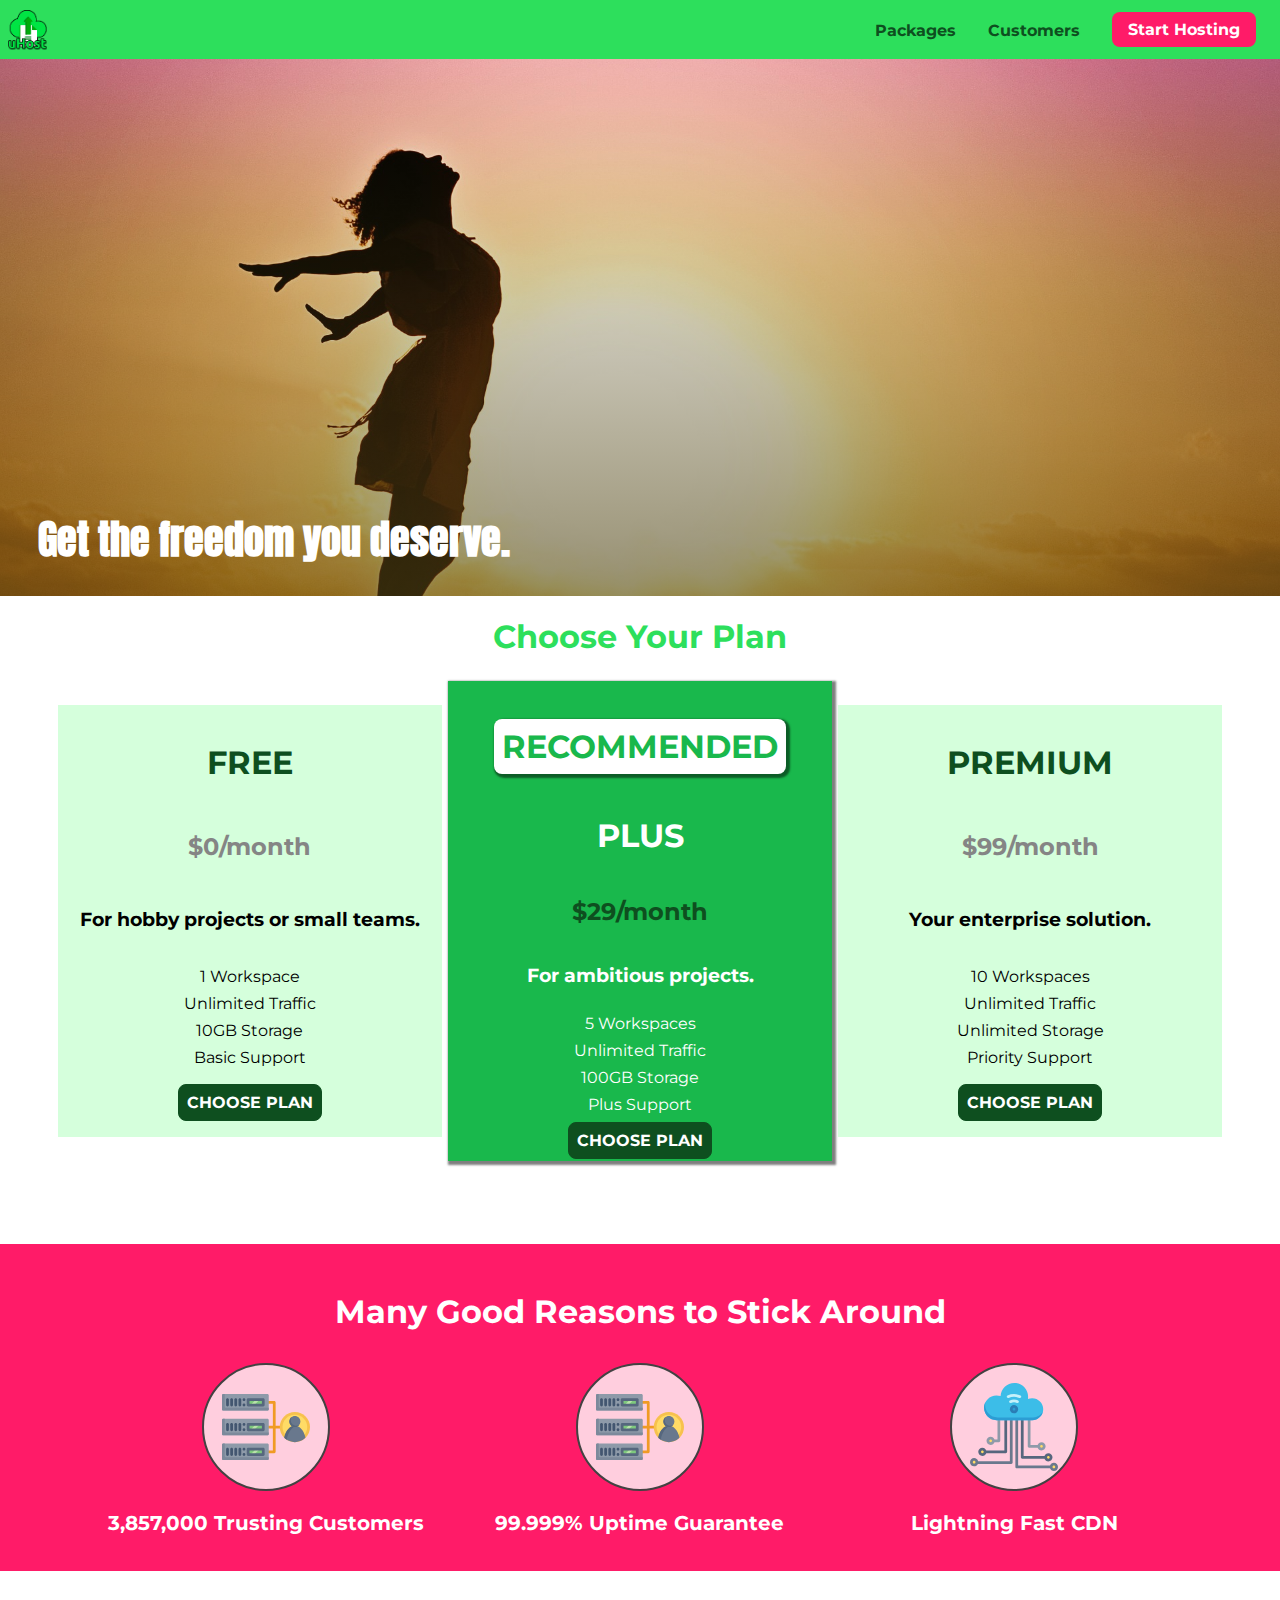
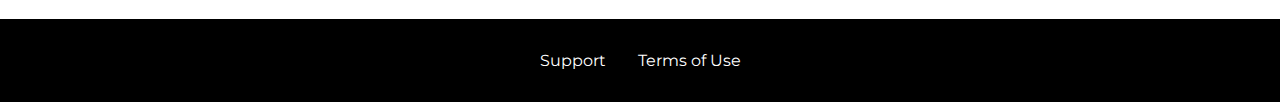
<file: index.html>
<!DOCTYPE html>
<html lang="en">
   <head>
      <meta charset="UTF-8">
      <meta http-equiv="X-UA-Compatible" content="ie=edge">
      <!--with out adding this meta tag we are not able to implement mobile design-->
      <!--we can also use maximum-scale=value and minimum-scale=value to restrict the zoom in and zoom out behavior of our device-->
      <meta name="viewport" content="width=device-width, initial-scale=1.0">
      <title>uHost</title>
      <link rel="shortcut icon" href="images/favicon.png">
      <link rel="stylesheet" href="shared.css">
      <link rel="stylesheet" href="main.css">
   </head>
   <body>
      <div class="backdrop"></div>
      <div class="modal">
         <h1 class="modal__title">Do you want to continue?</h1>
         <div class="modal__actions">
            <a href="start-hosting/index.html" class="modal__action">Yes!</a>
            <button class="modal__action modal__action--negative" type="button">No!</button>
         </div>
      </div> 
      <header class="main-header">
         <div>
            <button class="toggle-button">
               <span class="toggle-button__bar"></span>
               <span class="toggle-button__bar"></span>
               <span class="toggle-button__bar"></span>
            </button>
            <a href="index.html" class="main-header__brand">
                  <img src="images/uhost-icon.png" alt="uHost hosting company logo">
            </a>
         </div>
         <nav class="main-nav">
            <ul class="main-nav__items">
               <li class="main-nav__item">
                  <a href="packages/index.html">Packages</a>
               </li>
               <li class="main-nav__item">
                  <a href="customers/index.html">Customers</a>
               </li>
               <li class="main-nav__item main-nav__item--cta">
                  <a href="start-hosting/index.html">Start Hosting</a>
               </li>
            </ul>
         </nav>
      </header>
      <nav class="mobile-nav">
         <ul class="mobile-nav__items">
            <li class="mobile-nav__item">
               <a href="packages/index.html">Packages</a>
            </li>
            <li class="mobile-nav__item">
               <a href="customers/index.html">Customers</a>
            </li>
            <li class="mobile-nav__item mobile-nav__item--cta">
               <a href="start-hosting/index.html">Start Hosting</a>
            </li>
         </ul>
      </nav>
      <main>
         <section id="product-overview">
            <h1>Get the freedom you deserve.</h1>
         </section>
         <section id="plans">
            <h1 class="section-title">Choose Your Plan</h1>
            <div class="plan__list">
               <article class="plan">
                  <h1 class="plan__title">FREE</h1>
                  <h2 class="plan__price">$0/month</h2>
                  <h3>For hobby projects or small teams.</h3>
                  <ul class="plan__features">
                     <li class="plan__feature">1 Workspace</li>
                     <li class="plan__feature">Unlimited Traffic</li>
                     <li class="plan__feature">10GB Storage</li>
                     <li class="plan__feature">Basic Support</li>
                  </ul>
                  <div>
                     <button class="button">CHOOSE PLAN</button>
                  </div>
               </article>
               <article class="plan plan--highlighted">
                  <h1 class="plan__annotation">RECOMMENDED</h1>
                  <h1 class="plan__title">PLUS</h1>
                  <h2 class="plan__price">$29/month</h2>
                  <h3>For ambitious projects.</h3>
                  <ul class="plan__features">
                     <li class="plan__feature">5 Workspaces</li>
                     <li class="plan__feature">Unlimited Traffic</li>
                     <li class="plan__feature">100GB Storage</li>
                     <li class="plan__feature">Plus Support</li>
                  </ul>
                  <div>
                     <button class="button">CHOOSE PLAN</button>
                  </div>
               </article>
               <article class="plan">
                  <h1 class="plan__title">PREMIUM</h1>
                  <h2 class="plan__price">$99/month</h2>
                  <h3>Your enterprise solution.</h3>
                  <ul class="plan__features">
                     <li class="plan__feature">10 Workspaces</li>
                     <li class="plan__feature">Unlimited Traffic</li>
                     <li class="plan__feature">Unlimited Storage</li>
                     <li class="plan__feature">Priority Support</li>
                  </ul>
                  <div>
                     <button class="button">CHOOSE PLAN</button>
                  </div>
               </article>
            </div>
         </section>
         <section id="key-features">
            <h1 class="section-title">Many Good Reasons to Stick Around</h1>
            <ul class="key-feature__list">
               <li class="key-feature">
                  <div class="key-feature__image">
                     <svg viewBox="0 0 512 512">
                           <path style="fill:#F09B24;" d="M344,248h-32V112c0-4.418-3.582-8-8-8h-40c-4.418,0-8,3.582-8,8s3.582,8,8,8h32v128h-32  c-4.418,0-8,3.582-8,8s3.582,8,8,8h32v128h-32c-4.418,0-8,3.582-8,8s3.582,8,8,8h40c4.418,0,8-3.582,8-8V264h32c4.418,0,8-3.582,8-8  S348.418,248,344,248z"/>
                           <path style="fill:#8E9AA9;" d="M264,64H8c-4.418,0-8,3.582-8,8v80c0,4.418,3.582,8,8,8h256c4.418,0,8-3.582,8-8V72  C272,67.582,268.418,64,264,64z"/>
                           <path style="fill:#7C899B;" d="M24,144c-4.418,0-8-3.582-8-8V64H8c-4.418,0-8,3.582-8,8v80c0,4.418,3.582,8,8,8h256  c4.418,0,8-3.582,8-8v-8H24z"/>
                           <rect x="152" y="96" style="fill:#B8E3A8;" width="88" height="32" />
                           <g>
                              <polygon style="fill:#7EC97D;" points="152,96 152,128 166,128 198,96  " />
                              <polygon style="fill:#7EC97D;" points="220,96 188,128 240,128 240,96  " />
                           </g>
                           <path style="fill:#56677E;" d="M240,136h-88c-4.418,0-8-3.582-8-8V96c0-4.418,3.582-8,8-8h88c4.418,0,8,3.582,8,8v32  C248,132.418,244.418,136,240,136z M160,120h72v-16h-72V120z"/>
                           <g>
                              <path style="fill:#435670;" d="M32,136c-4.418,0-8-3.582-8-8V96c0-4.418,3.582-8,8-8s8,3.582,8,8v32C40,132.418,36.418,136,32,136z"/>
                              <path style="fill:#435670;" d="M56,136c-4.418,0-8-3.582-8-8V96c0-4.418,3.582-8,8-8s8,3.582,8,8v32C64,132.418,60.418,136,56,136z"/>
                              <path style="fill:#435670;" d="M80,136c-4.418,0-8-3.582-8-8V96c0-4.418,3.582-8,8-8s8,3.582,8,8v32C88,132.418,84.418,136,80,136z"/>
                              <path style="fill:#435670;" d="M104,136c-4.418,0-8-3.582-8-8V96c0-4.418,3.582-8,8-8s8,3.582,8,8v32   C112,132.418,108.418,136,104,136z"/>
                              <path style="fill:#435670;" d="M128,105c-4.418,0-8-3.582-8-8v-1c0-4.418,3.582-8,8-8s8,3.582,8,8v1   C136,101.418,132.418,105,128,105z"/>
                              <path style="fill:#435670;" d="M128,136c-4.418,0-8-3.582-8-8v-1c0-4.418,3.582-8,8-8s8,3.582,8,8v1   C136,132.418,132.418,136,128,136z"/>
                           </g>
                           <path style="fill:#8E9AA9;" d="M264,208H8c-4.418,0-8,3.582-8,8v80c0,4.418,3.582,8,8,8h256c4.418,0,8-3.582,8-8v-80  C272,211.582,268.418,208,264,208z"/>
                           <path style="fill:#7C899B;" d="M24,288c-4.418,0-8-3.582-8-8v-72H8c-4.418,0-8,3.582-8,8v80c0,4.418,3.582,8,8,8h256  c4.418,0,8-3.582,8-8v-8H24z"/>
                           <rect x="152" y="240" style="fill:#B8E3A8;" width="88" height="32" />
                           <g>
                              <polygon style="fill:#7EC97D;" points="152,240 152,272 166,272 198,240  " />
                              <polygon style="fill:#7EC97D;" points="220,240 188,272 240,272 240,240  " />
                           </g>
                           <path style="fill:#56677E;" d="M240,280h-88c-4.418,0-8-3.582-8-8v-32c0-4.418,3.582-8,8-8h88c4.418,0,8,3.582,8,8v32  C248,276.418,244.418,280,240,280z M160,264h72v-16h-72V264z"/>
                           <g>
                              <path style="fill:#435670;" d="M32,280c-4.418,0-8-3.582-8-8v-32c0-4.418,3.582-8,8-8s8,3.582,8,8v32C40,276.418,36.418,280,32,280z"/>
                              <path style="fill:#435670;" d="M56,280c-4.418,0-8-3.582-8-8v-32c0-4.418,3.582-8,8-8s8,3.582,8,8v32C64,276.418,60.418,280,56,280z"/>
                              <path style="fill:#435670;" d="M80,280c-4.418,0-8-3.582-8-8v-32c0-4.418,3.582-8,8-8s8,3.582,8,8v32C88,276.418,84.418,280,80,280z"/>
                              <path style="fill:#435670;" d="M104,280c-4.418,0-8-3.582-8-8v-32c0-4.418,3.582-8,8-8s8,3.582,8,8v32   C112,276.418,108.418,280,104,280z"/>
                              <path style="fill:#435670;" d="M128,249c-4.418,0-8-3.582-8-8v-1c0-4.418,3.582-8,8-8s8,3.582,8,8v1   C136,245.418,132.418,249,128,249z"/>
                              <path style="fill:#435670;" d="M128,280c-4.418,0-8-3.582-8-8v-1c0-4.418,3.582-8,8-8s8,3.582,8,8v1   C136,276.418,132.418,280,128,280z"/>
                           </g>
                           <path style="fill:#8E9AA9;" d="M264,352H8c-4.418,0-8,3.582-8,8v80c0,4.418,3.582,8,8,8h256c4.418,0,8-3.582,8-8v-80  C272,355.582,268.418,352,264,352z"/>
                           <path style="fill:#7C899B;" d="M24,432c-4.418,0-8-3.582-8-8v-72H8c-4.418,0-8,3.582-8,8v80c0,4.418,3.582,8,8,8h256  c4.418,0,8-3.582,8-8v-8H24z"/>
                           <rect x="152" y="384" style="fill:#B8E3A8;" width="88" height="32" />
                           <g>
                              <polygon style="fill:#7EC97D;" points="152,384 152,416 166,416 198,384  " />
                              <polygon style="fill:#7EC97D;" points="220,384 188,416 240,416 240,384  " />
                           </g>
                           <path style="fill:#56677E;" d="M240,424h-88c-4.418,0-8-3.582-8-8v-32c0-4.418,3.582-8,8-8h88c4.418,0,8,3.582,8,8v32  C248,420.418,244.418,424,240,424z M160,408h72v-16h-72V408z"/>
                           <g>
                              <path style="fill:#435670;" d="M32,424c-4.418,0-8-3.582-8-8v-32c0-4.418,3.582-8,8-8s8,3.582,8,8v32C40,420.418,36.418,424,32,424z"/>
                              <path style="fill:#435670;" d="M56,424c-4.418,0-8-3.582-8-8v-32c0-4.418,3.582-8,8-8s8,3.582,8,8v32C64,420.418,60.418,424,56,424z"/>
                              <path style="fill:#435670;" d="M80,424c-4.418,0-8-3.582-8-8v-32c0-4.418,3.582-8,8-8s8,3.582,8,8v32C88,420.418,84.418,424,80,424z"/>
                              <path style="fill:#435670;" d="M104,424c-4.418,0-8-3.582-8-8v-32c0-4.418,3.582-8,8-8s8,3.582,8,8v32   C112,420.418,108.418,424,104,424z"/>
                              <path style="fill:#435670;" d="M128,393c-4.418,0-8-3.582-8-8v-1c0-4.418,3.582-8,8-8s8,3.582,8,8v1   C136,389.418,132.418,393,128,393z"/>
                              <path style="fill:#435670;" d="M128,424c-4.418,0-8-3.582-8-8v-1c0-4.418,3.582-8,8-8s8,3.582,8,8v1   C136,420.418,132.418,424,128,424z"/>
                           </g>
                           <path style="fill:#F7C14D;" d="M424,168c-48.523,0-88,39.477-88,88s39.477,88,88,88s88-39.477,88-88S472.523,168,424,168z"/>
                           <path style="fill:#FFDB66;" d="M424,184c-39.701,0-72,32.299-72,72s32.299,72,72,72s72-32.299,72-72S463.701,184,424,184z"/>
                           <path style="fill:#69788D;" d="M484.893,314.16C476.393,274.588,451.922,248,424,248s-52.393,26.588-60.893,66.16  c-0.605,2.82,0.354,5.749,2.511,7.664C381.731,336.124,402.465,344,424,344s42.269-7.876,58.381-22.176  C484.539,319.909,485.498,316.98,484.893,314.16z"/>
                           <path style="fill:#56677E;" d="M434.053,249.171C430.768,248.403,427.411,248,424,248c-27.922,0-52.393,26.588-60.893,66.16  c-0.605,2.82,0.354,5.749,2.511,7.664c3.383,3.002,6.979,5.703,10.734,8.125C384.904,286.243,407.373,255.378,434.053,249.171z"/>
                           <path style="fill:#69788D;" d="M424,192c-17.645,0-32,14.355-32,32s14.355,32,32,32s32-14.355,32-32S441.645,192,424,192z"/>
                           <path style="fill:#56677E;" d="M432,248c-17.645,0-32-14.355-32-32c0-6.783,2.128-13.076,5.742-18.258  C397.444,203.53,392,213.138,392,224c0,17.645,14.355,32,32,32c10.862,0,20.471-5.444,26.258-13.742  C445.076,245.872,438.783,248,432,248z"/>
                     </svg>
                  </div>
                  <p class="key-feature__description">3,857,000 Trusting Customers</p>
               </li>
               <li class="key-feature">
                  <div class="key-feature__image">
                     <svg viewBox="0 0 512 512">
                           <path style="fill:#F09B24;" d="M344,248h-32V112c0-4.418-3.582-8-8-8h-40c-4.418,0-8,3.582-8,8s3.582,8,8,8h32v128h-32  c-4.418,0-8,3.582-8,8s3.582,8,8,8h32v128h-32c-4.418,0-8,3.582-8,8s3.582,8,8,8h40c4.418,0,8-3.582,8-8V264h32c4.418,0,8-3.582,8-8  S348.418,248,344,248z"/>
                           <path style="fill:#8E9AA9;" d="M264,64H8c-4.418,0-8,3.582-8,8v80c0,4.418,3.582,8,8,8h256c4.418,0,8-3.582,8-8V72  C272,67.582,268.418,64,264,64z"/>
                           <path style="fill:#7C899B;" d="M24,144c-4.418,0-8-3.582-8-8V64H8c-4.418,0-8,3.582-8,8v80c0,4.418,3.582,8,8,8h256  c4.418,0,8-3.582,8-8v-8H24z"/>
                           <rect x="152" y="96" style="fill:#B8E3A8;" width="88" height="32"/>
                           <g>
                           <polygon style="fill:#7EC97D;" points="152,96 152,128 166,128 198,96"/>
                           <polygon style="fill:#7EC97D;" points="220,96 188,128 240,128 240,96"/>
                           </g>
                           <path style="fill:#56677E;" d="M240,136h-88c-4.418,0-8-3.582-8-8V96c0-4.418,3.582-8,8-8h88c4.418,0,8,3.582,8,8v32  C248,132.418,244.418,136,240,136z M160,120h72v-16h-72V120z"/>
                           <g>
                              <path style="fill:#435670;" d="M32,136c-4.418,0-8-3.582-8-8V96c0-4.418,3.582-8,8-8s8,3.582,8,8v32C40,132.418,36.418,136,32,136z"/>
                              <path style="fill:#435670;" d="M56,136c-4.418,0-8-3.582-8-8V96c0-4.418,3.582-8,8-8s8,3.582,8,8v32C64,132.418,60.418,136,56,136z"/>
                              <path style="fill:#435670;" d="M80,136c-4.418,0-8-3.582-8-8V96c0-4.418,3.582-8,8-8s8,3.582,8,8v32C88,132.418,84.418,136,80,136z"/>
                              <path style="fill:#435670;" d="M104,136c-4.418,0-8-3.582-8-8V96c0-4.418,3.582-8,8-8s8,3.582,8,8v32   C112,132.418,108.418,136,104,136z"/>
                              <path style="fill:#435670;" d="M128,105c-4.418,0-8-3.582-8-8v-1c0-4.418,3.582-8,8-8s8,3.582,8,8v1   C136,101.418,132.418,105,128,105z"/>
                              <path style="fill:#435670;" d="M128,136c-4.418,0-8-3.582-8-8v-1c0-4.418,3.582-8,8-8s8,3.582,8,8v1   C136,132.418,132.418,136,128,136z"/>
                           </g>
                           <path style="fill:#8E9AA9;" d="M264,208H8c-4.418,0-8,3.582-8,8v80c0,4.418,3.582,8,8,8h256c4.418,0,8-3.582,8-8v-80  C272,211.582,268.418,208,264,208z"/>
                           <path style="fill:#7C899B;" d="M24,288c-4.418,0-8-3.582-8-8v-72H8c-4.418,0-8,3.582-8,8v80c0,4.418,3.582,8,8,8h256  c4.418,0,8-3.582,8-8v-8H24z"/>
                           <rect x="152" y="240" style="fill:#B8E3A8;" width="88" height="32" />
                           <g>
                           <polygon style="fill:#7EC97D;" points="152,240 152,272 166,272 198,240"/>
                           <polygon style="fill:#7EC97D;" points="220,240 188,272 240,272 240,240"/>
                           </g>
                           <path style="fill:#56677E;" d="M240,280h-88c-4.418,0-8-3.582-8-8v-32c0-4.418,3.582-8,8-8h88c4.418,0,8,3.582,8,8v32  C248,276.418,244.418,280,240,280z M160,264h72v-16h-72V264z"/>
                           <g>
                              <path style="fill:#435670;" d="M32,280c-4.418,0-8-3.582-8-8v-32c0-4.418,3.582-8,8-8s8,3.582,8,8v32C40,276.418,36.418,280,32,280z"/>
                              <path style="fill:#435670;" d="M56,280c-4.418,0-8-3.582-8-8v-32c0-4.418,3.582-8,8-8s8,3.582,8,8v32C64,276.418,60.418,280,56,280z"/>
                              <path style="fill:#435670;" d="M80,280c-4.418,0-8-3.582-8-8v-32c0-4.418,3.582-8,8-8s8,3.582,8,8v32C88,276.418,84.418,280,80,280z"/>
                              <path style="fill:#435670;" d="M104,280c-4.418,0-8-3.582-8-8v-32c0-4.418,3.582-8,8-8s8,3.582,8,8v32   C112,276.418,108.418,280,104,280z"/>
                              <path style="fill:#435670;" d="M128,249c-4.418,0-8-3.582-8-8v-1c0-4.418,3.582-8,8-8s8,3.582,8,8v1   C136,245.418,132.418,249,128,249z"/>
                              <path style="fill:#435670;" d="M128,280c-4.418,0-8-3.582-8-8v-1c0-4.418,3.582-8,8-8s8,3.582,8,8v1   C136,276.418,132.418,280,128,280z"/>
                           </g>
                              <path style="fill:#8E9AA9;" d="M264,352H8c-4.418,0-8,3.582-8,8v80c0,4.418,3.582,8,8,8h256c4.418,0,8-3.582,8-8v-80  C272,355.582,268.418,352,264,352z"/>
                              <path style="fill:#7C899B;" d="M24,432c-4.418,0-8-3.582-8-8v-72H8c-4.418,0-8,3.582-8,8v80c0,4.418,3.582,8,8,8h256  c4.418,0,8-3.582,8-8v-8H24z"/>
                              <rect x="152" y="384" style="fill:#B8E3A8;" width="88" height="32"/>
                           <g>
                              <polygon style="fill:#7EC97D;" points="152,384 152,416 166,416 198,384  " />
                              <polygon style="fill:#7EC97D;" points="220,384 188,416 240,416 240,384  " />
                           </g>
                           <path style="fill:#56677E;" d="M240,424h-88c-4.418,0-8-3.582-8-8v-32c0-4.418,3.582-8,8-8h88c4.418,0,8,3.582,8,8v32  C248,420.418,244.418,424,240,424z M160,408h72v-16h-72V408z"/>
                           <g>
                              <path style="fill:#435670;" d="M32,424c-4.418,0-8-3.582-8-8v-32c0-4.418,3.582-8,8-8s8,3.582,8,8v32C40,420.418,36.418,424,32,424z"/>
                              <path style="fill:#435670;" d="M56,424c-4.418,0-8-3.582-8-8v-32c0-4.418,3.582-8,8-8s8,3.582,8,8v32C64,420.418,60.418,424,56,424z"/>
                              <path style="fill:#435670;" d="M80,424c-4.418,0-8-3.582-8-8v-32c0-4.418,3.582-8,8-8s8,3.582,8,8v32C88,420.418,84.418,424,80,424z"/>
                              <path style="fill:#435670;" d="M104,424c-4.418,0-8-3.582-8-8v-32c0-4.418,3.582-8,8-8s8,3.582,8,8v32   C112,420.418,108.418,424,104,424z"/>
                              <path style="fill:#435670;" d="M128,393c-4.418,0-8-3.582-8-8v-1c0-4.418,3.582-8,8-8s8,3.582,8,8v1   C136,389.418,132.418,393,128,393z"/>
                              <path style="fill:#435670;" d="M128,424c-4.418,0-8-3.582-8-8v-1c0-4.418,3.582-8,8-8s8,3.582,8,8v1   C136,420.418,132.418,424,128,424z"/>
                           </g>
                              <path style="fill:#F7C14D;" d="M424,168c-48.523,0-88,39.477-88,88s39.477,88,88,88s88-39.477,88-88S472.523,168,424,168z" />
                              <path style="fill:#FFDB66;" d="M424,184c-39.701,0-72,32.299-72,72s32.299,72,72,72s72-32.299,72-72S463.701,184,424,184z" />
                              <path style="fill:#69788D;" d="M484.893,314.16C476.393,274.588,451.922,248,424,248s-52.393,26.588-60.893,66.16  c-0.605,2.82,0.354,5.749,2.511,7.664C381.731,336.124,402.465,344,424,344s42.269-7.876,58.381-22.176  C484.539,319.909,485.498,316.98,484.893,314.16z"/>
                              <path style="fill:#56677E;" d="M434.053,249.171C430.768,248.403,427.411,248,424,248c-27.922,0-52.393,26.588-60.893,66.16  c-0.605,2.82,0.354,5.749,2.511,7.664c3.383,3.002,6.979,5.703,10.734,8.125C384.904,286.243,407.373,255.378,434.053,249.171z"/>
                              <path style="fill:#69788D;" d="M424,192c-17.645,0-32,14.355-32,32s14.355,32,32,32s32-14.355,32-32S441.645,192,424,192z" />
                              <path style="fill:#56677E;" d="M432,248c-17.645,0-32-14.355-32-32c0-6.783,2.128-13.076,5.742-18.258  C397.444,203.53,392,213.138,392,224c0,17.645,14.355,32,32,32c10.862,0,20.471-5.444,26.258-13.742  C445.076,245.872,438.783,248,432,248z"/>
                     </svg> 
                  </div>
                  <p class="key-feature__description">99.999% Uptime Guarantee</p>
               </li>
               <li class="key-feature">
                  <div class="key-feature__image">
                     <svg viewBox="0 0 512 512">
                           <path style="fill:#8E9AA9;" d="M168,200c-4.418,0-8,3.582-8,8v120h-17.376c-3.302-9.311-12.194-16-22.624-16  c-13.234,0-24,10.767-24,24s10.766,24,24,24c10.429,0,19.321-6.689,22.624-16H168c4.418,0,8-3.582,8-8V208  C176,203.582,172.418,200,168,200z"/>
                           <path style="fill:#FFDB66;" d="M120,328c-4.411,0-8,3.589-8,8s3.589,8,8,8s8-3.589,8-8S124.411,328,120,328z" />
                           <path style="fill:#56677E;" d="M208,200c-4.418,0-8,3.582-8,8v184H94.624C91.322,382.689,82.43,376,72,376  c-13.234,0-24,10.767-24,24s10.766,24,24,24c10.429,0,19.321-6.689,22.624-16H208c4.418,0,8-3.582,8-8V208  C216,203.582,212.418,200,208,200z"/>
                           <path style="fill:#FFDB66;" d="M72,392c-4.411,0-8,3.589-8,8s3.589,8,8,8s8-3.589,8-8S76.411,392,72,392z" />
                           <path style="fill:#69788D;" d="M240,208c-4.418,0-8,3.582-8,8v239H47.24c-2.671-10.34-12.078-18-23.24-18c-13.234,0-24,10.767-24,24  s10.766,24,24,24c9.666,0,18.009-5.747,21.809-14H240c4.418,0,8-3.582,8-8V216C248,211.582,244.418,208,240,208z"/>
                           <path style="fill:#FFDB66;" d="M24,453c-4.411,0-8,3.589-8,8s3.589,8,8,8s8-3.589,8-8S28.411,453,24,453z" />
                           <path style="fill:#69788D;" d="M488,464c-10.429,0-19.321,6.689-22.624,16H280V208c0-4.418-3.582-8-8-8s-8,3.582-8,8v280  c0,4.418,3.582,8,8,8h193.376c3.302,9.311,12.194,16,22.624,16c13.234,0,24-10.767,24-24S501.234,464,488,464z"/>
                           <path style="fill:#FFDB66;" d="M488,480c-4.411,0-8,3.589-8,8s3.589,8,8,8s8-3.589,8-8S492.411,480,488,480z" />
                           <path style="fill:#56677E;" d="M456,408c-10.429,0-19.321,6.689-22.624,16H312V208c0-4.418-3.582-8-8-8s-8,3.582-8,8v224  c0,4.418,3.582,8,8,8h129.376c3.302,9.311,12.194,16,22.624,16c13.234,0,24-10.767,24-24S469.234,408,456,408z"/>
                           <path style="fill:#FFDB66;" d="M456,424c-4.411,0-8,3.589-8,8s3.589,8,8,8s8-3.589,8-8S460.411,424,456,424z" />
                           <path style="fill:#8E9AA9;" d="M416,344c-10.429,0-19.321,6.689-22.624,16H352V208c0-4.418-3.582-8-8-8s-8,3.582-8,8v160  c0,4.418,3.582,8,8,8h49.376c3.302,9.311,12.194,16,22.624,16c13.234,0,24-10.767,24-24S429.234,344,416,344z"/>
                           <path style="fill:#FFDB66;" d="M416,360c-4.411,0-8,3.589-8,8s3.589,8,8,8s8-3.589,8-8S420.411,360,416,360z" />
                           <path style="fill:#3CBDE8;" d="M362,88c-8.741,0-17.231,1.751-25.06,5.085C337.646,88.797,338,84.43,338,80  c0-44.112-35.888-80-80-80c-42.823,0-77.895,33.816-79.909,76.149C170.393,73.415,162.244,72,154,72c-39.701,0-72,32.299-72,72  s32.299,72,72,72h208c35.29,0,64-28.71,64-64S397.29,88,362,88z"/>
                           <path style="fill:#2C9DD4;" d="M368,200H160c-39.701,0-72-32.299-72-72c0-5.863,0.721-11.559,2.05-17.019  C84.918,120.88,82,132.102,82,144c0,39.701,32.299,72,72,72h208c30.389,0,55.88-21.296,62.379-49.743  C413.565,186.327,392.352,200,368,200z"/>
                           <path style="fill:#2A7DB5;" d="M256,128c-13.234,0-24,10.767-24,24s10.766,24,24,24c13.233,0,24-10.767,24-24S269.233,128,256,128z"/>
                           <path style="fill:#2C9DD4;" d="M256,144c-4.411,0-8,3.589-8,8s3.589,8,8,8c4.411,0,8-3.589,8-8S260.411,144,256,144z" />
                           <g>
                           <path style="fill:#C5F1FA;" d="M221.755,87.695c-2.994,0-5.864-1.688-7.233-4.572c-1.894-3.991-0.194-8.763,3.798-10.657   C230.157,66.849,242.834,64,256,64c13.166,0,25.844,2.849,37.68,8.466c3.992,1.895,5.692,6.666,3.798,10.657   s-6.666,5.692-10.657,3.798C277.144,82.328,266.774,80,256,80c-10.774,0-21.144,2.328-30.821,6.921   C224.072,87.446,222.904,87.695,221.755,87.695z"/>
                           <path style="fill:#C5F1FA;" d="M276.545,116.618c-1.148,0-2.316-0.249-3.424-0.774C267.745,113.293,261.985,112,256,112   c-5.985,0-11.745,1.293-17.121,3.844c-3.991,1.895-8.763,0.192-10.657-3.798c-1.894-3.992-0.193-8.764,3.798-10.657   C239.557,97.813,247.625,96,256,96c8.376,0,16.444,1.813,23.98,5.389c3.991,1.894,5.692,6.665,3.798,10.657   C282.41,114.93,279.539,116.618,276.545,116.618z"/>
                           </g>
                     </svg>
                  </div>
                  <p class="key-feature__description">Lightning Fast CDN</p>
               </li>
            </ul>
         </section>
      </main>
      <footer class="main-footer">
         <nav>
            <ul class="main-footer__links">
               <li class="main-footer__link">
                  <a href="#">Support</a>
               </li>
               <li class="main-footer__link">
                  <a href="#">Terms of Use</a>
               </li>
            </ul>
         </nav>
      </footer>
      <script src="shared.js"></script>
   </body>
</html>
</file>
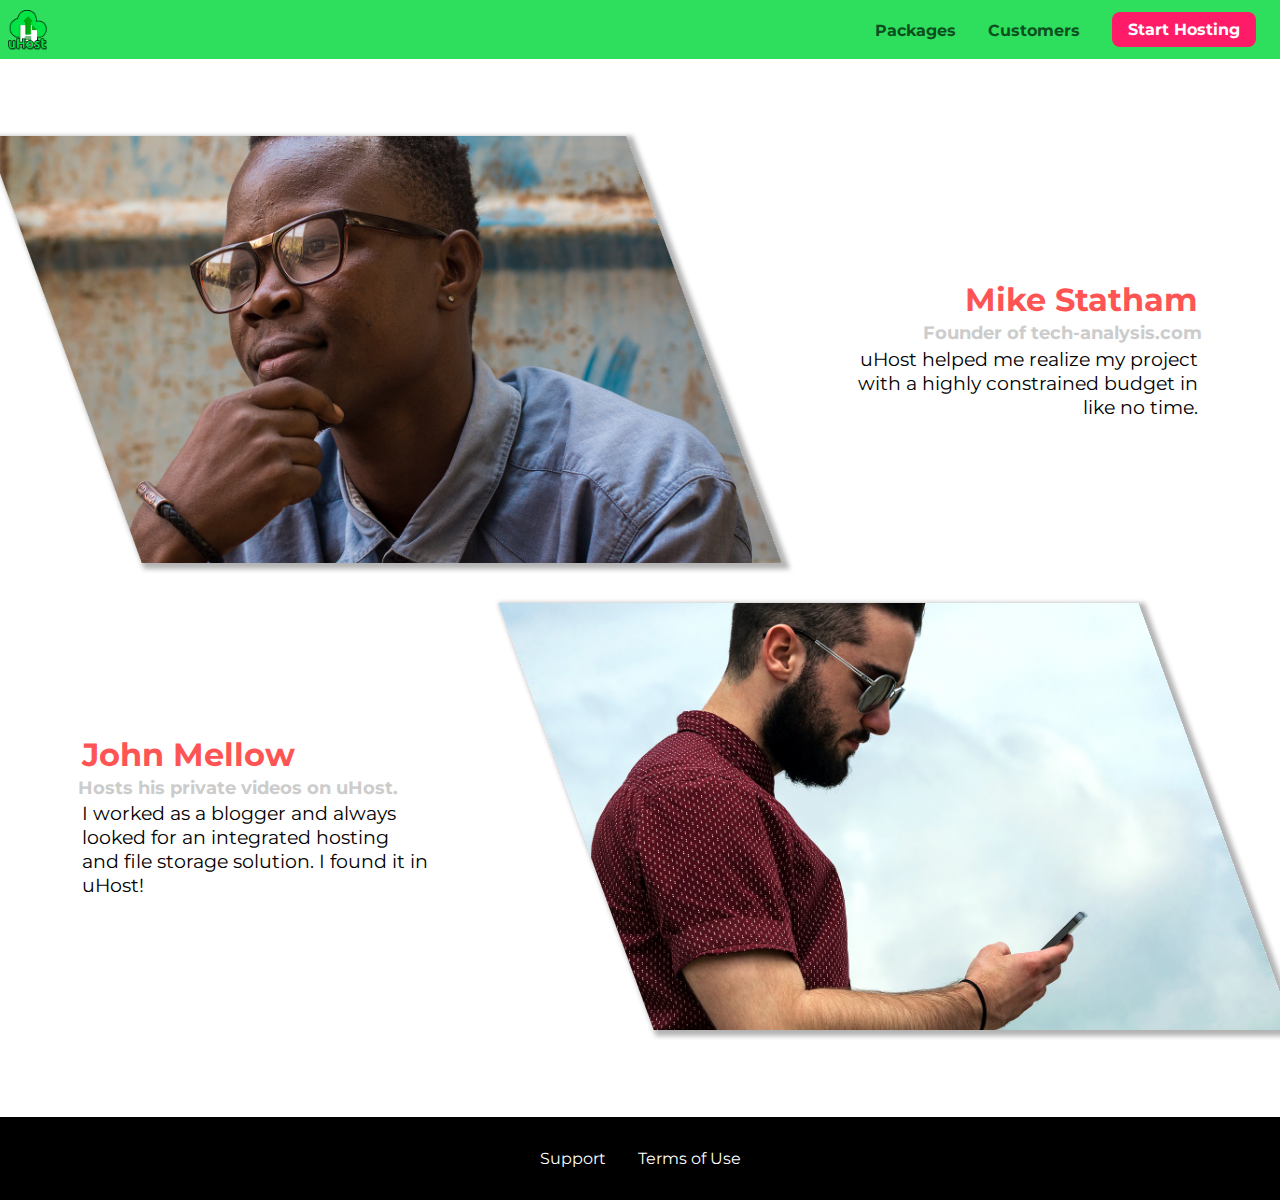
<file: customers/index.html>
<!DOCTYPE html>
<html lang="en">
   <head>
      <meta charset="UTF-8">
      <meta name="viewport" content="width=device-width, initial-scale=1.0">
      <meta http-equiv="X-UA-Compatible" content="ie=edge">
      <title>uHost</title>
      <link rel="shortcut icon" href="../images/favicon.png">
      <link rel="stylesheet" href="../shared.css">
      <link rel="stylesheet" href="customers.css">
   </head>
   <body>
      <div class="backdrop"></div> 
      <header class="main-header">
         <div>
            <button class="toggle-button">
               <span class="toggle-button__bar"></span>
               <span class="toggle-button__bar"></span>
               <span class="toggle-button__bar"></span>
            </button>
            <a href="../index.html" class="main-header__brand">
               <img src="../images/uhost-icon.png" alt="uHost - Your favorite hosting company">
            </a>
         </div>
         <nav class="main-nav">
            <ul class="main-nav__items">
               <li class="main-nav__item">
                  <a href="../packages/index.html">Packages</a>
               </li>
               <li class="main-nav__item">
                  <a href="index.html">Customers</a>
               </li>
               <li class="main-nav__item main-nav__item--cta">
                  <a href="../start-hosting/index.html">Start Hosting</a>
               </li>
            </ul>
         </nav>
      </header>
      <nav class="mobile-nav">
         <ul class="mobile-nav__items">
            <li class="mobile-nav__item">
               <a href="../packages/index.html">Packages</a>
            </li>
            <li class="mobile-nav__item">
               <a href="index.html">Customers</a>
            </li>
            <li class="mobile-nav__item mobile-nav__item--cta">
               <a href="../start-hosting/index.html">Start Hosting</a>
            </li>
         </ul>
      </nav>
      <main>
         <div>
            <div class="testimonial" id="customer-1">
               <div class="testimonial__image-container">
                  <img src="../images/customer-1.jpg" alt="Mike Statham - Customer" class="testimonial__image">
               </div>
               <div class="testimonial__info">
                  <h1 class="testimonial__name">Mike Statham</h1>
                  <h2 class="testimonial__subtitle">Founder of
                     <a href="tech-analysis.com">tech-analysis.com</a>
                  </h2>
                  <p class="testimonial__text">uHost helped me realize my project with a highly constrained budget in like no time.</p>
               </div>
            </div>
            <div class="testimonial" id="customer-2">
               <div class="testimonial__info">
                  <h1 class="testimonial__name">John Mellow</h1>
                  <h2 class="testimonial__subtitle">Hosts his private videos on uHost.</h2>
                  <p class="testimonial__text">I worked as a blogger and always looked for an integrated hosting and file storage solution. I found
                     it in uHost!
                  </p>
               </div>
               <div class="testimonial__image-container">
                  <img src="../images/customer-2.jpg" alt="John Mellow - Customer" class="testimonial__image">
               </div>
            </div>
         </div>
      </main>
      <footer class="main-footer">
         <nav>
            <ul class="main-footer__links">
               <li class="main-footer__link">
                  <a href="#">Support</a>
               </li>
               <li class="main-footer__link">
                  <a href="#">Terms of Use</a>
               </li>
            </ul>
         </nav>
      </footer>
      <script src="../shared.js"></script>
   </body>
</html>
</file>
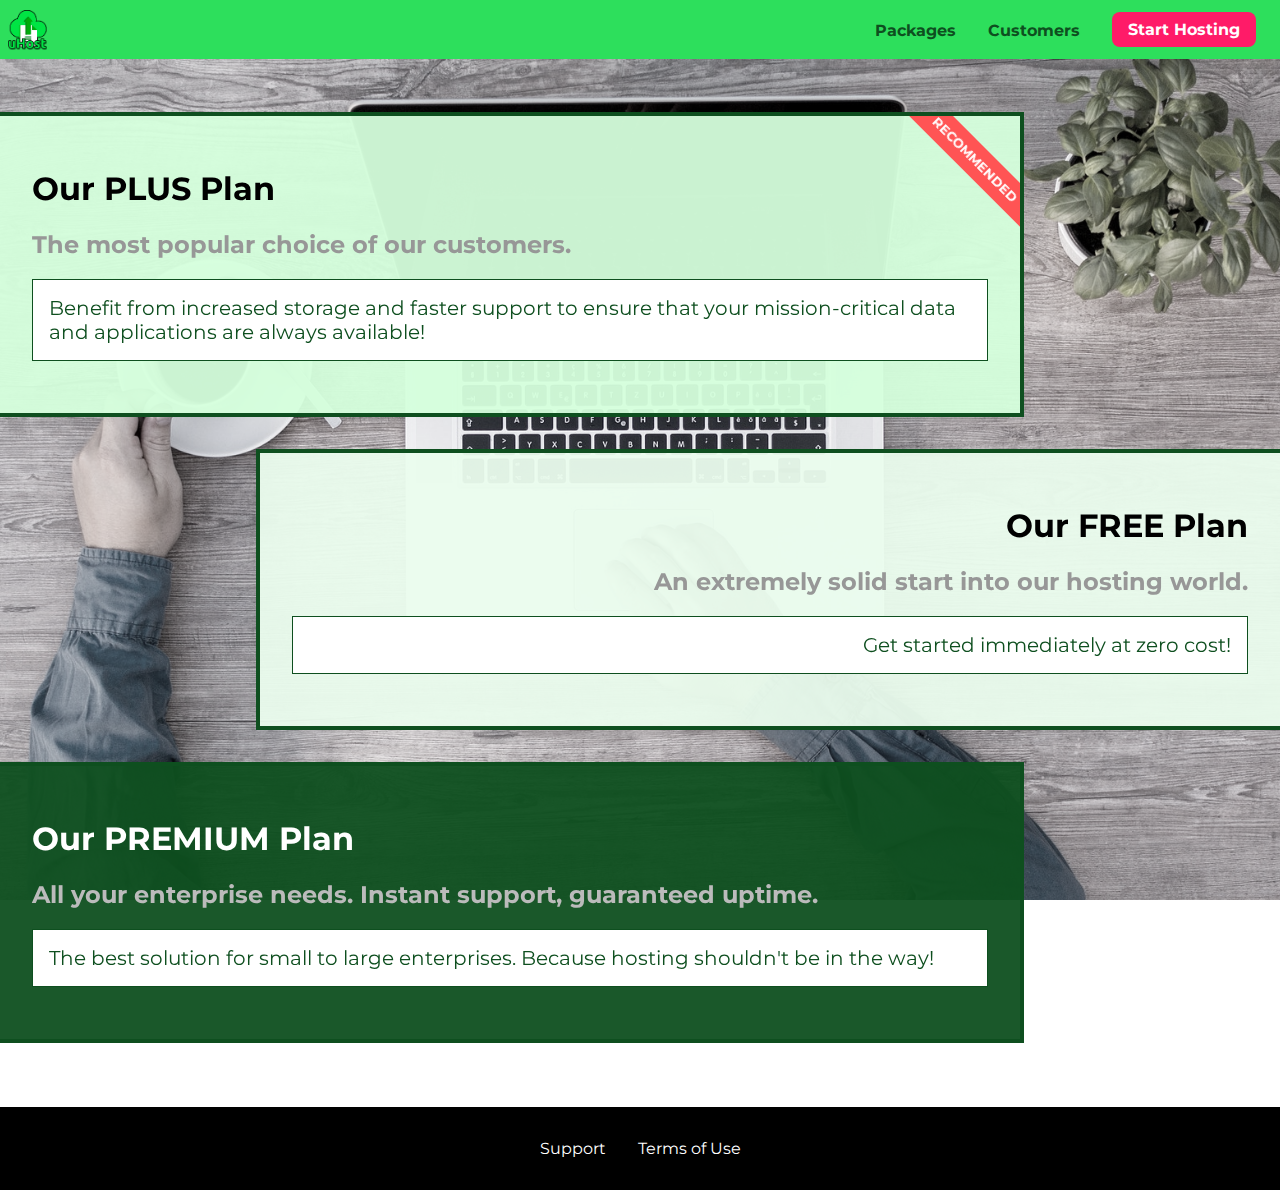
<file: packages/index.html>
<!DOCTYPE html>
<html lang="en">
   <head>
      <meta charset="UTF-8">
      <meta http-equiv="X-UA-Compatible" content="ie=edge">
      <meta name="viewport" content="width=device-width, initial-scale=1">
      <title>uHost</title>
      <link rel="shortcut icon" href="../images/favicon.png">
      <link rel="stylesheet" href="../shared.css">
      <link rel="stylesheet" href="packages.css">
   </head>
   <body>
      <div class="backdrop"></div> 
      <div class="background"></div>
      <header class="main-header">
         <div>
            <button class="toggle-button">
               <span class="toggle-button__bar"></span>
               <span class="toggle-button__bar"></span>
               <span class="toggle-button__bar"></span>
            </button>
            <a href="../index.html" class="main-header__brand">
                  <img src="../images/uhost-icon.png" alt="uHost hosting company logo">
            </a>
         </div>
         <nav class="main-nav">
            <ul class="main-nav__items">
               <li class="main-nav__item">
                  <a href="index.html">Packages</a>
               </li>
               <li class="main-nav__item">
                  <a href="../customers/index.html">Customers</a>
               </li>
               <li class="main-nav__item main-nav__item--cta">
                  <a href="../start-hosting/index.html">Start Hosting</a>
               </li>
            </ul>
         </nav>
      </header>
      <nav class="mobile-nav">
         <ul class="mobile-nav__items">
            <li class="mobile-nav__item">
               <a href="index.html">Packages</a>
            </li>
            <li class="mobile-nav__item">
               <a href="../customers/index.html">Customers</a>
            </li>
            <li class="mobile-nav__item mobile-nav__item--cta">
               <a href="../start-hosting/index.html">Start Hosting</a>
            </li>
         </ul>
      </nav>
      <main>
         <section class="package" id="plus">
            <a href="#">
               <h1 class="package__title">Our PLUS Plan</h1>
               <h2 class="package__badge">RECOMMENDED</h2>
               <h2 class="package__subtitle">The most popular choice of our customers.</h2>
               <p class="package__info">Benefit from increased storage and faster support to ensure that your mission-critical data and applications
                  are always available!</p>
            </a>
         </section>
         <section class="package" id="free">
            <a href="#">
               <h1 class="package__title">Our FREE Plan</h1>
               <h2 class="package__subtitle">An extremely solid start into our hosting world.</h2>
               <p class="package__info">Get started immediately at zero cost!</p>
            </a>
         </section>
         <div class="clearfix"></div>
         <section class="package" id="premium">
            <a href="#">
               <h1 class="package__title">Our PREMIUM Plan</h1>
               <h2 class="package__subtitle">All your enterprise needs. Instant support, guaranteed uptime. </h2>
               <p class="package__info">The best solution for small to large enterprises. Because hosting shouldn't be in the way!</p>
            </a>
         </section>
      </main>
      <footer class="main-footer">
         <nav>
            <ul class="main-footer__links">
               <li class="main-footer__link">
                  <a href="#">Support</a>
               </li>
               <li class="main-footer__link">
                  <a href="#">Terms of Use</a>
               </li>
            </ul>
         </nav>
      </footer>
      <script src="../shared.js"></script>
   </body>
</html>
</file>
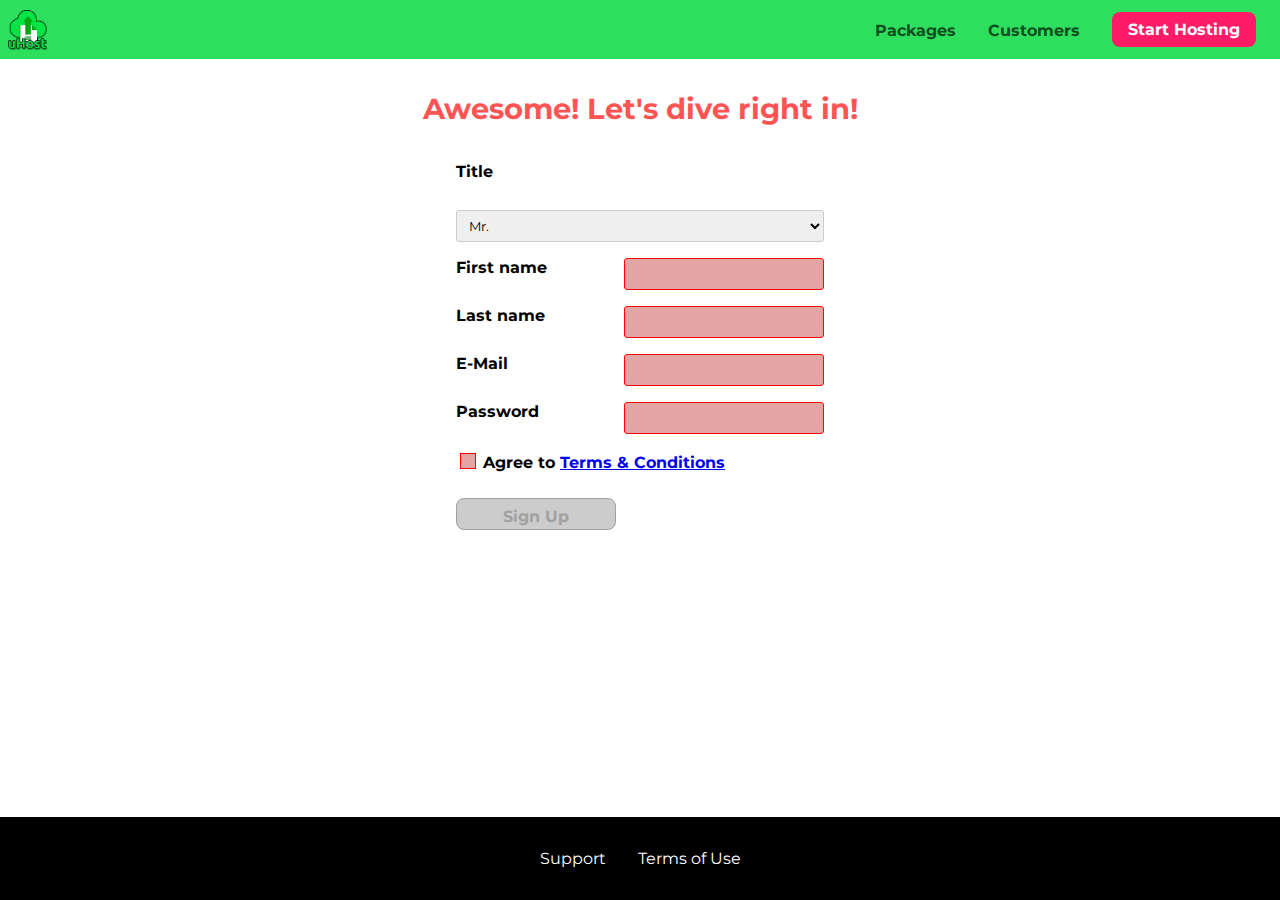
<file: start-hosting/index.html>
<!DOCTYPE html>
<html lang="en">
<head>
    <meta charset="UTF-8">
    <meta name="viewport" content="width=device-width, initial-scale=1.0">
    <meta http-equiv="X-UA-Compatible" content="ie=edge">
    <title>uHost Signup</title>
    <link rel="shortcut icon" href="../favicon.png">
    <link rel="stylesheet" href="../shared.css">
    <link rel="stylesheet" href="start-hosting.css">
</head>  
<body>
    <div class="backdrop"></div>
    <header class="main-header">
        <div>
            <button class="toggle-button">
                <span class="toggle-button__bar"></span>
                <span class="toggle-button__bar"></span>
                <span class="toggle-button__bar"></span>
            </button>
            <a href="../index.html" class="main-header__brand">
                <img src="../images/uhost-icon.png" alt="uHost - Your favorite hosting company">
            </a>
        </div>
        <nav class="main-nav">
            <ul class="main-nav__items">
                <li class="main-nav__item">
                    <a href="../packages/index.html">Packages</a>
                </li>
                <li class="main-nav__item">
                    <a href="../customers/index.html">Customers</a>
                </li>
                <li class="main-nav__item main-nav__item--cta">
                    <a href="index.html">Start Hosting</a>
                </li>
            </ul>
        </nav>
    </header>
    <nav class="mobile-nav">
        <ul class="mobile-nav__items">
            <li class="mobile-nav__item">
                <a href="../packages/index.html">Packages</a>
            </li>
            <li class="mobile-nav__item">
                <a href="../customers/index.html">Customers</a>
            </li>
            <li class="mobile-nav__item mobile-nav__item--cta">
                <a href="index.html">Start Hosting</a>
            </li>
        </ul>
    </nav>
    <main class="signup-page">
        <h1 class="signup-title">Awesome! Let's dive right in!</h1>
        <form action="index.html" class="signup-form">
            <label for="title">Title</label>
            <select id="title">
                <option value="mr">Mr.</option>
                <option value="ms">Ms.</option>
            </select>
            <label for="first-name">First name</label>
            <input type="text" id="first-name" class="invalid">
            <label for="last-name">Last name</label>
            <input type="text" id="last-name" class="invalid">
            <label for="email">E-Mail</label>
            <input type="email" id="email" class="invalid">
            <label for="password">Password</label>
            <input type="password" id="password" class="invalid">
            <div class="signup-form__checkbox">
               <input type="checkbox" id="agree-terms" class="invalid">
               <label for="agree-terms">Agree to
                  <a href="#">Terms &amp; Conditions</a>
               </label>
            </div>
            <button type="submit" class="button" disabled>Sign Up</button>
        </form>
    </main>
    <footer class="main-footer">
      <nav>
         <ul class="main-footer__links">
            <li class="main-footer__link">
               <a href="#">Support</a>
            </li>
            <li class="main-footer__link">
               <a href="#">Terms of Use</a>
            </li>
         </ul>
      </nav>
    </footer>
    <script src="../shared.js"></script>
</body>
</html>
</file>
<file: shared.css>
@import url('https://fonts.googleapis.com/css2?family=Anton&family=Montserrat:wght@400;700&family=Roboto&display=swap');

* { 
    box-sizing: border-box;
}
html {
   height: 100%;
}
body {
   font-family: 'Montserrat', sans-serif;
   margin: 0;
   padding: 0;
   overflow-x: hidden;
   display: grid;
   grid-template-rows: 3.5rem auto fit-content(8rem);
   height: 100%;
}
main {
   grid-row: 2 / 3;
}
.backdrop {
   display: none;
   opacity: 0;
   position: fixed;
   top: 0;
   left: 0;
   z-index: 100;
   width: 100%;
   height: 100%;
   background: rgba(0, 0, 0, 0.2);
   transition: opacity 0.2s linear;
}
.main-header {
   position: fixed;
   top: 0;
   left: 0;
   width: 100%;
   background: #2ddf5c;
   z-index: 2;
   padding: 0.3rem;
   display: -webkit-box;
   display: -ms-flexbox;
   display: -webkit-flex;
   display: flex;
   align-items: center;
   justify-content: space-between;
}
.toggle-button {
   width: 3rem;
   background: transparent;
   border: none;
   cursor: pointer;
   padding-top: 0;
   padding-bottom: 0;
   display: inline-block;
   vertical-align: middle;
}
.toggle-button:focus {
   outline: none;
 }
.toggle-button__bar {
   width: 100%;
   height: 0.2rem;
   background: black;
   display: block;
   margin: 0.6rem 0;
} 
.main-header__brand {
   color: #0e4f1f;
   text-decoration: none;
   font-weight: bold;
}
.main-header__brand img { 
   height: 2.5rem;
   vertical-align: middle;
}
.main-nav {
   display: none;
}
.main-nav__items {
   margin: 0;
   padding: 0;
   list-style: none;
   display: flex;
}
.main-nav__item {
   margin: 0 1rem;
}

.main-nav__item a,
.mobile-nav__item a {
   text-decoration: none;
   color: #0e4f1f;
   font-weight: bold;
   padding: 0.1rem 0;
}

.main-nav__item a:hover,
.main-nav__item a:active {
    color: white;
    border-bottom: 5px solid white;
}
.main-nav__item--cta {
   animation: wiggle 400ms 3s ease-out 8 none;
}
.main-nav__item--cta a,
.mobile-nav__item--cta a {
    color: white;
    background: #ff1b68;
    padding: 0.5rem 1rem;
    border-radius: 8px;
}

.main-nav__item--cta a:hover,
.main-nav__item--cta a:active,
.mobile-nav__item--cta a:hover,
.mobile-nav__item--cta a:active {
    color: #ff1b68;
    background: white;
    border: none;
}

@media (min-width: 40rem) {
   .main-header {
      padding: 0.6rem 0.5rem;
   }
   .main-nav {
      display: flex;
   }
   .toggle-button {
      display: none;
   }
}

.main-footer {
   background: black;
   padding: 2rem;
   margin-top: 3rem;
   grid-row: 3 / 4;
}

.main-footer__links {
   list-style: none;
   margin: 0;
   padding: 0;
   display: flex;
   flex-direction: column;
   align-items: center;
}

.main-footer__link {
   margin: 0.6rem 0;
}

.main-footer__link a {
    color: white;
    text-decoration: none;
}

.main-footer__link a:hover,
.main-footer__link a:active {
    color: #ccc;
}

@media(min-width: 40rem) {
   .main-footer__links {
      flex-direction: row;
      justify-content: center;
   }
   .main-footer__link {
      margin: 0 1rem;
   }
}

.mobile-nav {
   transform: translateX(-100%);
   position: fixed;
   z-index: 101;
   top: 0;
   left: 0;
   background-color: white;
   width: 80%;
   height: 100vh;
   transition: transform 300ms ease-out;
}
.mobile-nav__items {
   width: 100%;
   height: 100%;
   list-style: none;
   margin: 0;
   padding: 0;
   display: -webkit-box;
   display: -ms-flexbox;
   display: -webkit-flex;
   display: flex;
   flex-direction: column;
   align-items: center;
   justify-content: center;
}

.mobile-nav__item {
   margin: 0.6rem 0;
}
.mobile-nav__item a {
   font-size: 1.5rem;
}

.button {
   background: #0e4f1f;
   color: white;
   font: inherit;
   border: 1.5px solid #0e4f1f;
   padding: 0.5rem;
   border-radius: 8px;
   font-weight: bold;
   cursor: pointer;
}
.button:hover,
.button:active {  
   background: white;
   color: #0e4f1f;
}
.button:focus {
    outline: none;
}
.button[disabled] {
   cursor: not-allowed;
   border-color: #a1a1a1;
   background-color: #ccc;
   color: #a1a1a1;
}
.open {
   display: block !important;
   opacity: 1 !important;
   transform:translateY(0) !important;
}

@keyframes wiggle {
   0% {
      transform: rotateZ(0);
   }
   50% {
      transform: rotateZ(-10deg);
   }
   100% {
      transform: rotateZ(10deg);
   }
}
</file>
<file: main.css>
#product-overview {
    background: linear-gradient(to top, rgba(80, 68, 18, 0.6), transparent), url("images/freedom.jpg") center/cover no-repeat border-box scroll, #ff1b68;
    /* 
    background-position: center;
    background-size: cover;
    background-repeat: no-repeat;
    background-origin: border-box;
    background-clip: border-box;
    background-attachment: fixed; */
    /* background-image: radial-gradient(circle at 100%, #333, #333 50%, #eee 75%, #333 75%); */
    width: 100vw;
    height: 50vh;
    padding: 0.6rem;  
    position: relative;
}

#product-overview h1 {
    color: white;
    font-family: 'Anton', sans-serif;
    position: absolute;
    bottom: 5%;
    left: 3%;
    margin: 0;
    font-size: 1.6rem;
}
@media (min-width: 40rem) and (min-height: 40rem) {
   #product-overview{
      height: 60vh;
      background-position: 50% 20%;
   }
   #product-overview h1 {
      font-size: 2.5rem;
   }
}

.section-title {    
   color: #2ddf5c;
   text-align: center;
}

.plan {
    background: #d5ffdc;
    text-align: center;
    padding: 1rem;
    margin: 0.5rem 0;
    /* display: inline-block; */
    width: 100%;
    /* vertical-align: middle; */
}

.plan--highlighted {
    background: #19b84c;
    color: white;
}

.plan__annotation {
    background: white;
    color: #19b84c;
    padding: 0.5rem;
    box-shadow: 2px 2px 2px 2px rgba(0, 0, 0, 0.5);
    border-radius: 8px;
}

.plan__title {
    color: #0e4f1f;
}

.plan__price {
    color: #858585;
}

.plan--highlighted .plan__title {
    color: white;
}

.plan--highlighted .plan__price {
    color: #0e4f1f;
}

.plan__features {
    list-style: none;
    margin: 0;
    padding: 0;
}

.plan__feature {
    margin: 0.5rem 0;
}
@media (min-width: 40rem) {
   .plan__list {
      width: 100%;
      display: flex;
      justify-content: center;
      align-items: center; 
   }
   .plan {
      width: 30%;
      height: 27rem;
      max-width: 25rem;
      margin: 0.2rem;
      display: flex;
      flex-direction: column;
      align-items: center;
      justify-content: space-between;
   }
   .plan--highlighted {
      box-shadow: 2px 2px 2px 2px rgba(0, 0, 0, 0.5);
      min-width: 13.75rem;
      height: 30rem;
   }
}

#key-features {
    background: #ff1b68;
    margin-top: 5rem;
    padding: 1rem;
}
#key-features .section-title {
    color: white;
    margin: 2rem;
}

.key-feature__list {
    list-style: none;
    margin: 0;
    padding: 0;
    display: flex;
    flex-direction: column; 
    align-items: center;
}

.key-feature__image {
    background: #ffcede;
    width: 128px;
    height: 128px;
    border: 2px solid #424242;
    border-radius: 50%;
    margin: auto;
    padding: 1.125rem;
}

.key-feature__description {
    text-align: center;
    font-weight: bold;
    color: white;
    font-size: 20px;
}

@media (min-width: 40rem) {
   .key-feature__list {
      flex-direction: row;
      justify-content: center;
   }
   .key-feature {
      width: 30%;
      max-width: 25rem;
      vertical-align: top;
   }
}
.modal {
   position: fixed;
   opacity: 0;
   transform: translateY(-3rem);
   transition: opacity 0.2s ease-out 1s, transform 500ms ease-out 1s;
   z-index: 200;
   top: 20%;
   left: 30%;
   width: 40%;
   background: white;
   padding: 1rem;
   border: 1px solid #ccc;
   box-shadow: 1px 1px 1px rgba(0, 0, 0, 0.5);
 }
 
 .modal__title {
   text-align: center;
   margin: 0 0 1rem 0;
 }
 
 .modal__actions {
   text-align: center;
 }
 
 .modal__action {
   border: 1px solid #0e4f1f;
   background: #0e4f1f;
   text-decoration: none;
   color: white;
   font: inherit;
   padding: 0.5rem 1rem;
   cursor: pointer;
 }
 
 .modal__action:hover,
 .modal__action:active {
   background: #2ddf5c;
   border-color: #2ddf5c;
 }
 
 .modal__action--negative {
   background: red;
   border-color: red;
 }
 
 .modal__action--negative:hover,
 .modal__action--negative:active {
   background: #ff5454;
   border-color: #ff5454;
 }

 /* 
 transition-property:
 transition-duration:
 transition-timing-function:
 transition-delay:
 */
</file>
<file: customers/customers.css>
main {
   padding-top: 2.5rem;
}
.testimonial {
    font-size: 1.2rem;
  }    
.testimonial__image-container {
   width: 60%;
   box-shadow: 3px 3px 5px 3px rgba(0,0,0,0.3);
   transform: skewX(20deg);
   overflow: hidden;
}
#customer-1:hover .testimonial__image-container {
   animation: flip-customer 1s ease-out forwards;
}
#customer-2:hover .testimonial__image-container {
   animation: flip-customer 1s ease-out forwards;
}
.testimonial__image {
   width: 100%;
   display: block;
   transform: skewX(-20deg) scale(1.4);
}

.testimonial__info {
   text-align: right;
   padding: 0.9rem;
}

#customer-2.testimonial {
   text-align: right;
}

#customer-2 .testimonial__info {
   text-align: left;
}

.testimonial__name {
   margin: 0.2rem;
   color: #ff5454;
   font-size: 2rem;
}

.testimonial__subtitle {
   margin: 0;
   font-size: 1.1rem;
   color: #ccc;
}

.testimonial__subtitle a {
   color: inherit;
   text-decoration: none;
}

.testimonial__subtitle a:hover,
.testimonial__subtitle a:active {
   color: #7a7a7a;
} 

.testimonial__text {
   margin: 0.2rem;
}

@media (min-width: 40rem) {
   .testimonial {
      margin: 2.5rem auto;
      max-width: 1500px;
      display: -webkit-box;
      display: -ms-flexbox;
      display: -webkit-flex;
      display: flex;
      align-items: center;
      justify-content: space-around;
   }
   .testimonial__image-container {
      width: 65%;
      max-width: 640px;
   }
   .testimonial__info {
      width: 30%;
   }
}

@keyframes flip-customer {
   0% {
      transform: rotateY(0) skew(20deg);
   }
   50% {
      transform: rotateY(160deg) skew(20deg);
   }
   100% {
      transform: rotateY(360deg) skew(20deg);
   }
}
</file>
<file: packages/packages.css>
/* body {
    background: url("../freedom.jpg");
} */
.background {
   background: url("../images/plans-background.jpg") center/cover;
   width: 100vw;
   height: 100vh;
   position: fixed;
   z-index: -1;
   filter: grayscale(80%);
}
main {
   padding-top: 2.5rem;
}
.package {
   width: 80%;
   margin: 1rem 0;
   border: 4px solid #0e4f1f;
   border-left: none;
   position: relative;
   overflow: hidden;
}

.package:hover,
.package:active {
   box-shadow: 4px 4px 4px rgba(0,0,0,0.5);
   border-color: #ff5454;
   cursor: default;
   animation: move-up 1s ease-out forwards;
}

.package a {
   text-decoration: none;
   color: inherit;
   display: block;
   padding: 2rem;
}
.package__badge {
   position: absolute;
   top: 0; 
   right: 0;
   z-index: 1;
   font-size: 0.8rem;
   color: white;
   padding: 0.5rem;
   margin: 0;
   background: #ff5454;
   transform: rotateZ(45deg) translateX(3.5rem) translateY(-1rem);
   transform-origin: center;
   width: 12rem;
   text-align: center;
}
.package__subtitle {
   color: #979797;
}

.package__info {
   padding: 1rem;
   border: 1px solid #0e4f1f;
   font-size: 1.25rem;
   color: #0e4f1f;
   background: white;
}
 
 .clearfix {
   clear: both;
}

#plus {
   background: rgba(213, 255, 220, 0.95);
}

#free {
   background: rgba(234, 252, 237, 0.95);
   float: right;
   border-right: none;
   border-left: 4px solid #0e4f1f;
   text-align: right;
}

#free:hover,
#free:active {
    border-left-color: #ff5454;
}

#premium {
   background: rgba(14, 79, 31, 0.95);
}

#premium .package__title {
   color: white;
}

#premium .package__subtitle {
   color: #bbb;
} 

@media (min-width: 40rem) {
   main {
      margin-left: auto;
      margin-right: auto;
      max-width: 1500px;
      padding-top: 2.5rem;
   }
}
@media (min-width: 1500px) {
   .package {
      border: 4px solid #0e4f1f;
   }
   #free {
      border-right: 4px solid #0e4f1f;
   }
   #free:hover,
   #free:active {
      border-right-color: #ff5454;
   }
}

@keyframes move-up {
   0% {
      transform: translateY(0);
   }
   33% {
      transform: translateY(-1.5rem);
   }
   100% {
      transform: translateY(-1rem);
   }
}
</file>
<file: start-hosting/start-hosting.css>
main {
   padding-top: 1rem;
}
.signup-title {
   text-align: center;
   font-size: 1.8rem;
   color: #ff5454;

}
.signup-form {
   padding: 1rem;
   display: grid;
   grid-auto-rows: 2rem;
   grid-row-gap: 0.2rem;
}
.signup-form label {
   font-weight: bold;   
}
.signup-form label,
.signup-form input,
.signup-form select {
   display: block;
   width: 100%;
}
.signup-form [id*="terms"],
.signup-form [id*="terms"] + label { 
   display: inline-block;
   width: auto;
   vertical-align: bottom;
}
.signup-form input:not([type="checkbox"]),
.signup-form select {
   border: 1px solid #ccc;
   padding: 0.2rem 0.5rem; 
   font-family: inherit;
   border-radius: 3px;
}
/* .signup-form select {
   -webkit-appearance: none;
} */
.signup-form input:not([type="checkbox"]):focus,
.signup-form select:focus { 
   outline: none;
   background-color: #d8f3df;
   border-color: #2ddf5c;
}
.signup-form input[type="checkbox"] {
   border: 1px solid #ccc;
   background-color: white;
   width: 1rem;
   height: 1rem;
   /* To disable the default behavior given by the browser*/
   -webkit-appearance: none;
   -moz-appearance: none;
   appearance: none;
}
.signup-form input[type="checkbox"]:checked {
   background-color: #2ddf5c;
   border-color: #0e4f1f;
   outline: none;
}
.signup-form input.invalid,
.signup-form select.invalid,
.signup-form :invalid {
   border-color: #ff0000;
   background-color: rgb(226, 164, 164);
}
.signup-form button[type="submit"] {
   display: block;
}
@media (min-width: 40rem) {
   .signup-form {
      margin: auto;
      width: 25rem;
      grid-template-columns: 10rem auto;
      grid-row-gap: 1rem;
      grid-column-gap: 0.5rem;
   }
   .signup-form [id="title"] {
      grid-column: span 2;
   }
   .signup-form__checkbox {
      grid-column: span 2;
   }
}
</file>
